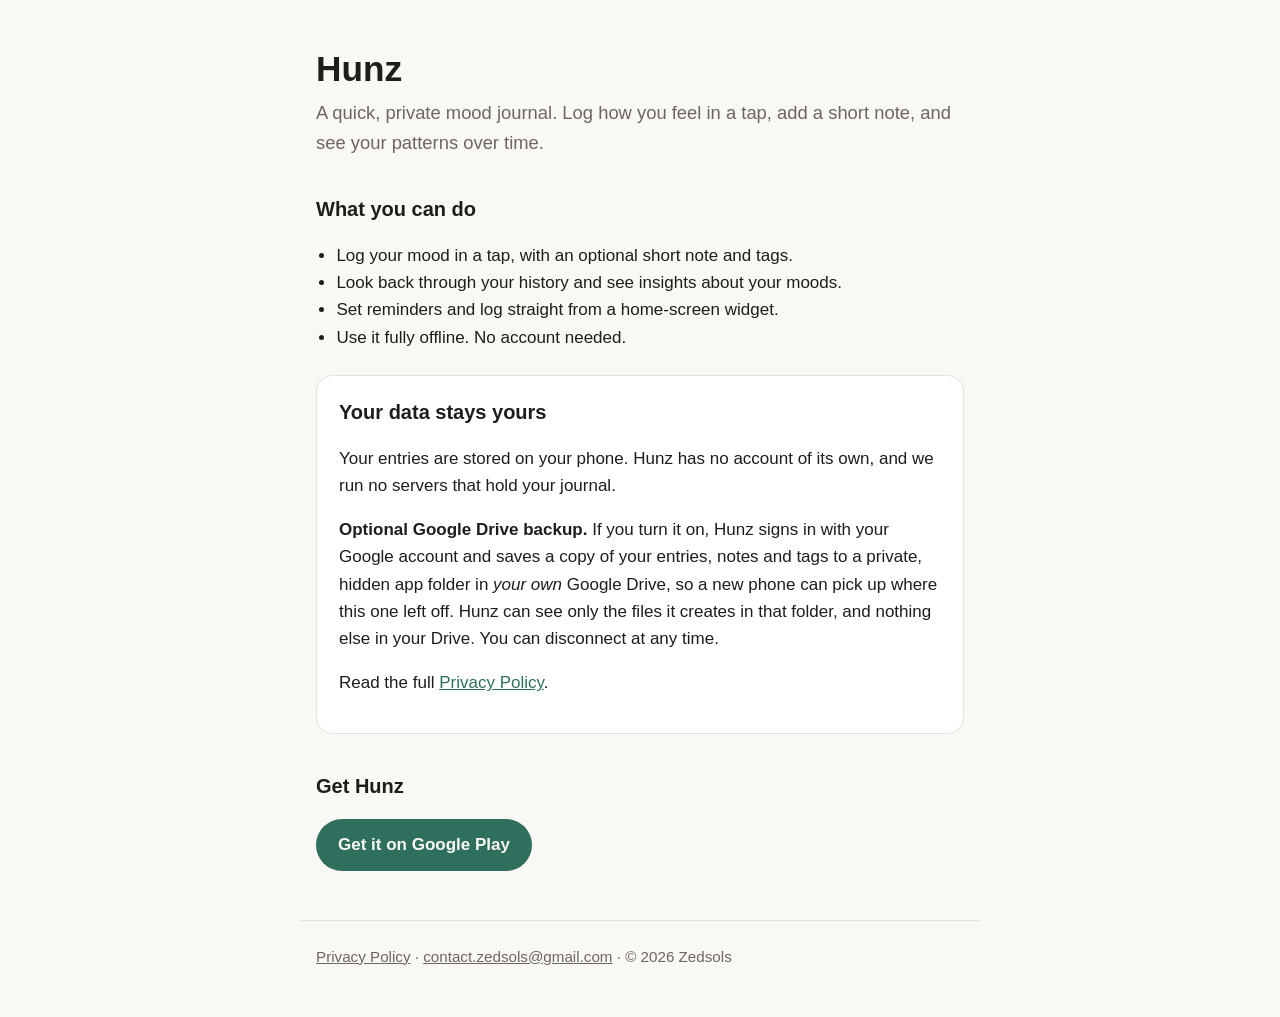
<file: index.html>
<!doctype html>
<html lang="en">
<head>
  <meta charset="utf-8">
  <meta name="viewport" content="width=device-width, initial-scale=1">
  <title>Hunz — a quick, private mood journal</title>
  <meta name="description" content="Hunz is a quick, private mood journal. Log how you feel in a tap, add a short note, and see your patterns over time.">
  <link rel="stylesheet" href="style.css">
</head>
<body>
  <main>
    <h1>Hunz</h1>
    <p class="lead">A quick, private mood journal. Log how you feel in a tap, add a short note, and see your patterns over time.</p>

    <h2>What you can do</h2>
    <ul>
      <li>Log your mood in a tap, with an optional short note and tags.</li>
      <li>Look back through your history and see insights about your moods.</li>
      <li>Set reminders and log straight from a home-screen widget.</li>
      <li>Use it fully offline. No account needed.</li>
    </ul>

    <div class="card">
      <h2>Your data stays yours</h2>
      <p>Your entries are stored on your phone. Hunz has no account of its own, and we run no servers that hold your journal.</p>
      <p><strong>Optional Google Drive backup.</strong> If you turn it on, Hunz signs in with your Google account and saves a copy of your entries, notes and tags to a private, hidden app folder in <em>your own</em> Google Drive, so a new phone can pick up where this one left off. Hunz can see only the files it creates in that folder, and nothing else in your Drive. You can disconnect at any time.</p>
      <p>Read the full <a href="privacy.html">Privacy Policy</a>.</p>
    </div>

    <h2>Get Hunz</h2>
    <p><a class="button" href="https://play.google.com/store/apps/details?id=com.zedsols.moodjournal">Get it on Google Play</a></p>
  </main>
  <footer>
    <a href="privacy.html">Privacy Policy</a> · <a href="mailto:contact.zedsols@gmail.com">contact.zedsols@gmail.com</a> · © 2026 Zedsols
  </footer>
</body>
</html>
</file>
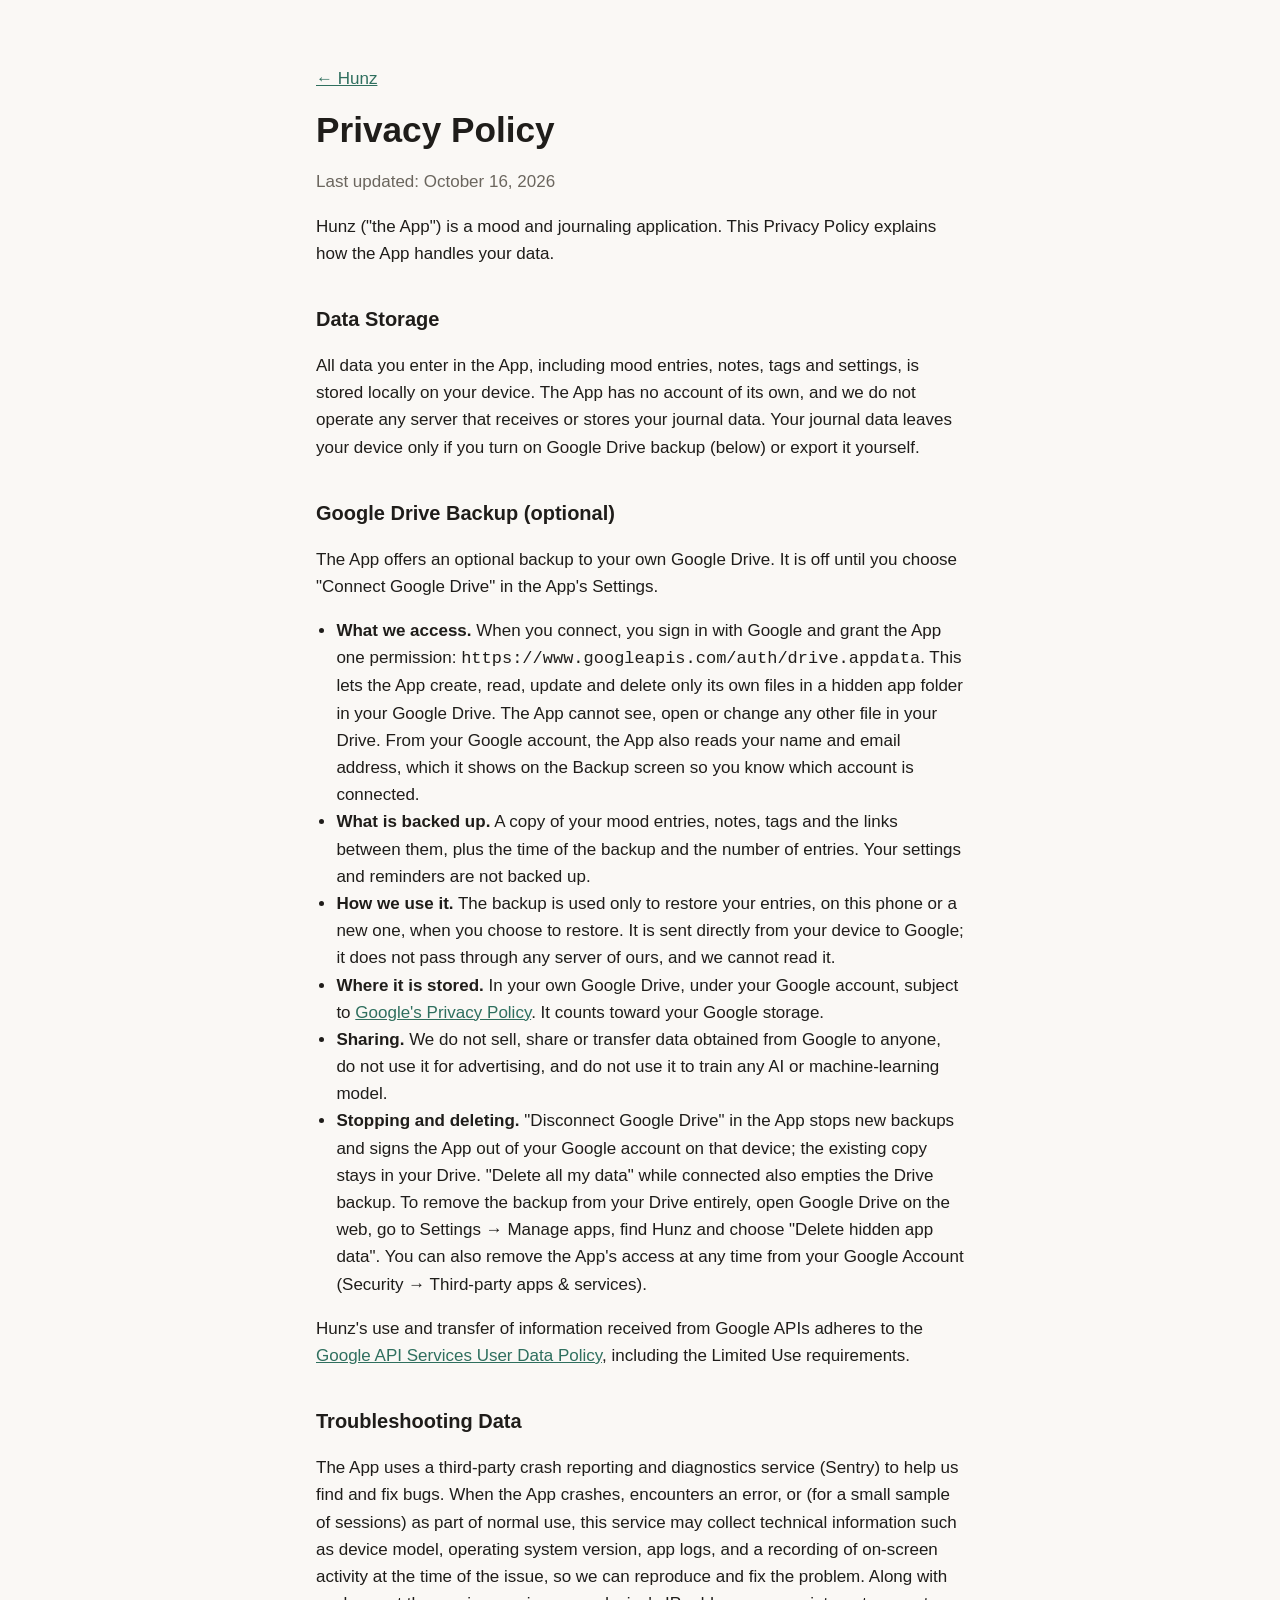
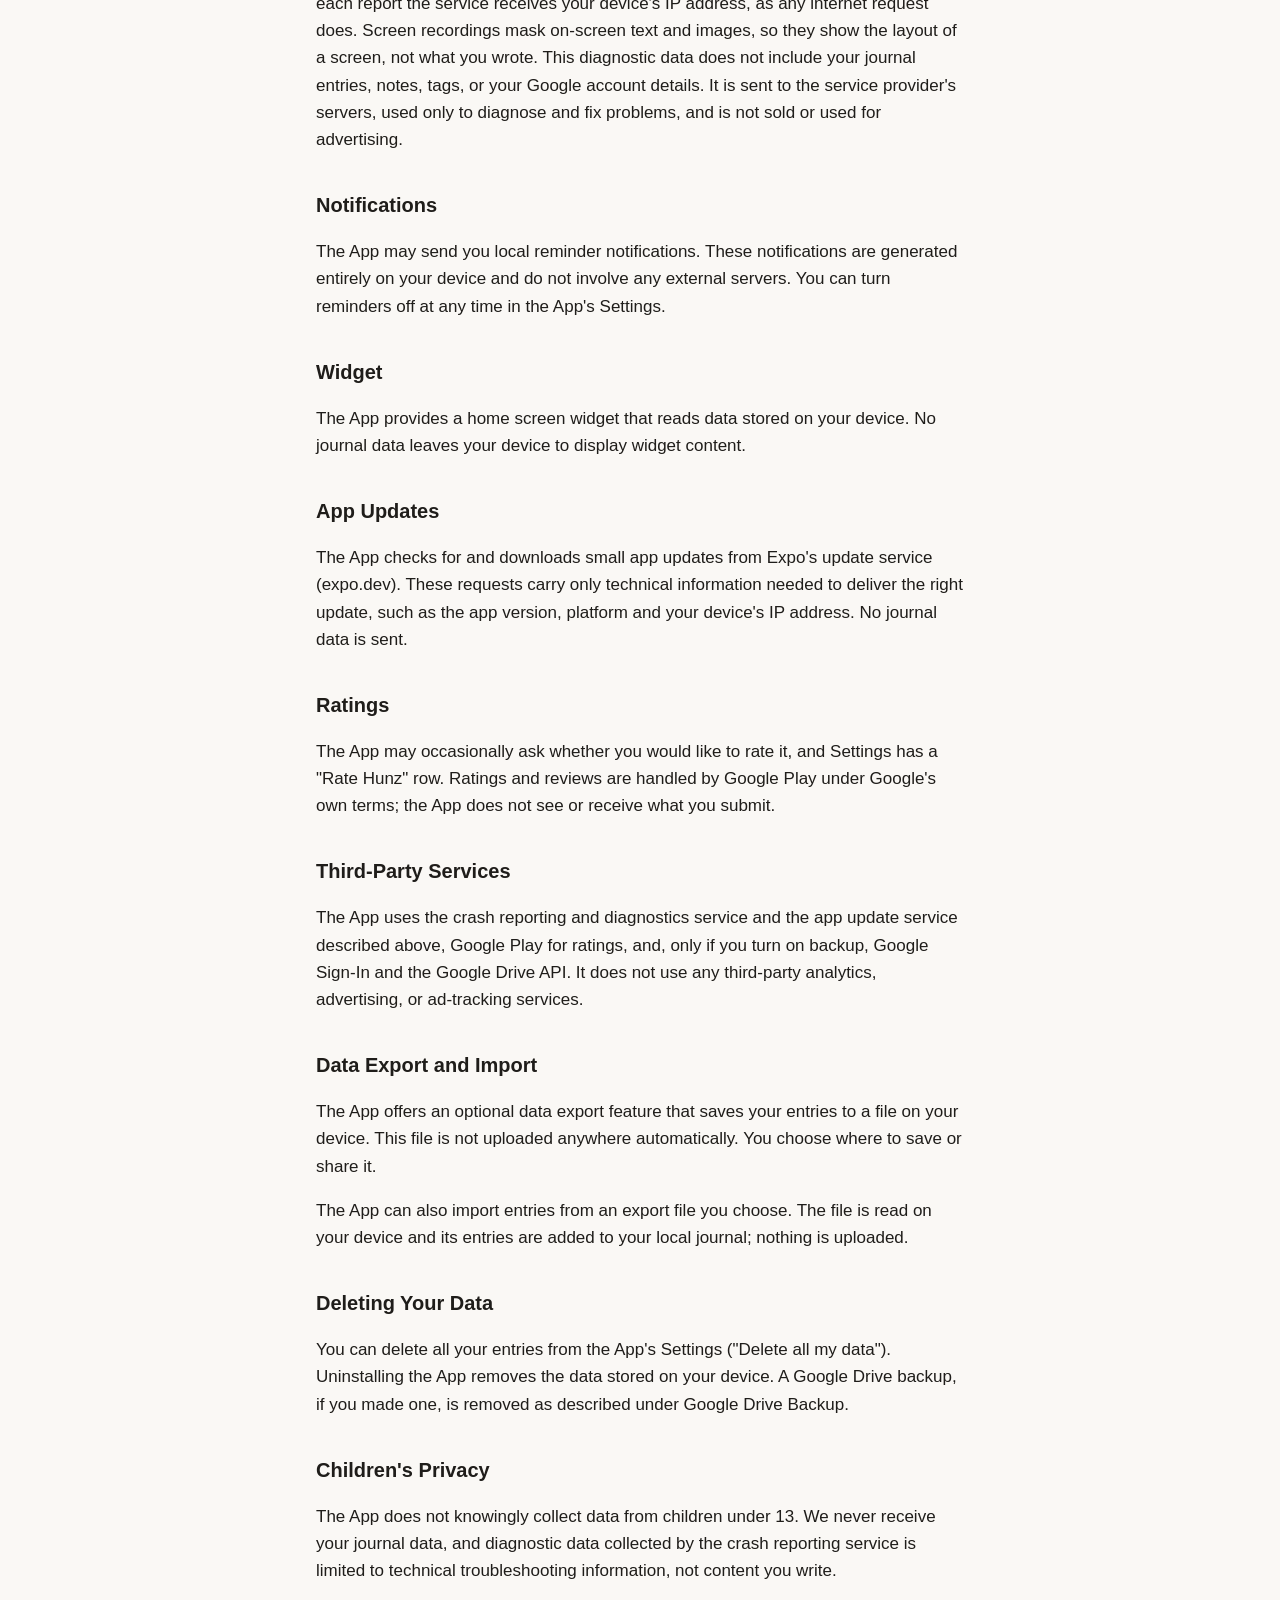
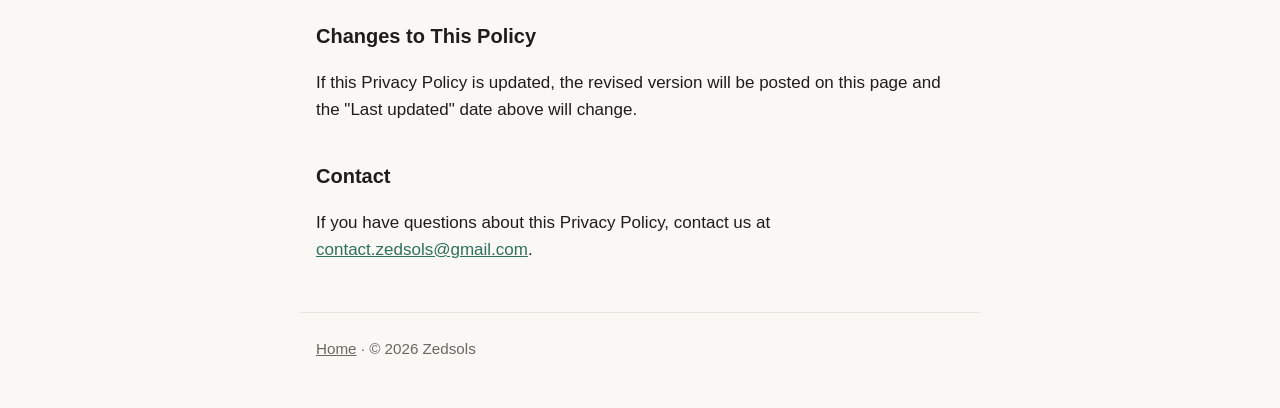
<file: privacy.html>
<!doctype html>
<html lang="en">
<head>
  <meta charset="utf-8">
  <meta name="viewport" content="width=device-width, initial-scale=1">
  <title>Hunz — Privacy Policy</title>
  <link rel="stylesheet" href="style.css">
</head>
<body>
  <main>
    <p><a href="./">← Hunz</a></p>
    <h1>Privacy Policy</h1>
    <p class="muted">Last updated: October 16, 2026</p>

    <p>Hunz ("the App") is a mood and journaling application. This Privacy Policy explains how the App handles your data.</p>

    <h2>Data Storage</h2>
    <p>All data you enter in the App, including mood entries, notes, tags and settings, is stored locally on your device. The App has no account of its own, and we do not operate any server that receives or stores your journal data. Your journal data leaves your device only if you turn on Google Drive backup (below) or export it yourself.</p>

    <h2>Google Drive Backup (optional)</h2>
    <p>The App offers an optional backup to your own Google Drive. It is off until you choose "Connect Google Drive" in the App's Settings.</p>
    <ul>
      <li><strong>What we access.</strong> When you connect, you sign in with Google and grant the App one permission: <code>https://www.googleapis.com/auth/drive.appdata</code>. This lets the App create, read, update and delete only its own files in a hidden app folder in your Google Drive. The App cannot see, open or change any other file in your Drive. From your Google account, the App also reads your name and email address, which it shows on the Backup screen so you know which account is connected.</li>
      <li><strong>What is backed up.</strong> A copy of your mood entries, notes, tags and the links between them, plus the time of the backup and the number of entries. Your settings and reminders are not backed up.</li>
      <li><strong>How we use it.</strong> The backup is used only to restore your entries, on this phone or a new one, when you choose to restore. It is sent directly from your device to Google; it does not pass through any server of ours, and we cannot read it.</li>
      <li><strong>Where it is stored.</strong> In your own Google Drive, under your Google account, subject to <a href="https://policies.google.com/privacy">Google's Privacy Policy</a>. It counts toward your Google storage.</li>
      <li><strong>Sharing.</strong> We do not sell, share or transfer data obtained from Google to anyone, do not use it for advertising, and do not use it to train any AI or machine-learning model.</li>
      <li><strong>Stopping and deleting.</strong> "Disconnect Google Drive" in the App stops new backups and signs the App out of your Google account on that device; the existing copy stays in your Drive. "Delete all my data" while connected also empties the Drive backup. To remove the backup from your Drive entirely, open Google Drive on the web, go to Settings → Manage apps, find Hunz and choose "Delete hidden app data". You can also remove the App's access at any time from your Google Account (Security → Third-party apps &amp; services).</li>
    </ul>
    <p>Hunz's use and transfer of information received from Google APIs adheres to the <a href="https://developers.google.com/terms/api-services-user-data-policy">Google API Services User Data Policy</a>, including the Limited Use requirements.</p>

    <h2>Troubleshooting Data</h2>
    <p>The App uses a third-party crash reporting and diagnostics service (Sentry) to help us find and fix bugs. When the App crashes, encounters an error, or (for a small sample of sessions) as part of normal use, this service may collect technical information such as device model, operating system version, app logs, and a recording of on-screen activity at the time of the issue, so we can reproduce and fix the problem. Along with each report the service receives your device's IP address, as any internet request does. Screen recordings mask on-screen text and images, so they show the layout of a screen, not what you wrote. This diagnostic data does not include your journal entries, notes, tags, or your Google account details. It is sent to the service provider's servers, used only to diagnose and fix problems, and is not sold or used for advertising.</p>

    <h2>Notifications</h2>
    <p>The App may send you local reminder notifications. These notifications are generated entirely on your device and do not involve any external servers. You can turn reminders off at any time in the App's Settings.</p>

    <h2>Widget</h2>
    <p>The App provides a home screen widget that reads data stored on your device. No journal data leaves your device to display widget content.</p>

    <h2>App Updates</h2>
    <p>The App checks for and downloads small app updates from Expo's update service (expo.dev). These requests carry only technical information needed to deliver the right update, such as the app version, platform and your device's IP address. No journal data is sent.</p>

    <h2>Ratings</h2>
    <p>The App may occasionally ask whether you would like to rate it, and Settings has a "Rate Hunz" row. Ratings and reviews are handled by Google Play under Google's own terms; the App does not see or receive what you submit.</p>

    <h2>Third-Party Services</h2>
    <p>The App uses the crash reporting and diagnostics service and the app update service described above, Google Play for ratings, and, only if you turn on backup, Google Sign-In and the Google Drive API. It does not use any third-party analytics, advertising, or ad-tracking services.</p>

    <h2>Data Export and Import</h2>
    <p>The App offers an optional data export feature that saves your entries to a file on your device. This file is not uploaded anywhere automatically. You choose where to save or share it.</p>
    <p>The App can also import entries from an export file you choose. The file is read on your device and its entries are added to your local journal; nothing is uploaded.</p>

    <h2>Deleting Your Data</h2>
    <p>You can delete all your entries from the App's Settings ("Delete all my data"). Uninstalling the App removes the data stored on your device. A Google Drive backup, if you made one, is removed as described under Google Drive Backup.</p>

    <h2>Children's Privacy</h2>
    <p>The App does not knowingly collect data from children under 13. We never receive your journal data, and diagnostic data collected by the crash reporting service is limited to technical troubleshooting information, not content you write.</p>

    <h2>Changes to This Policy</h2>
    <p>If this Privacy Policy is updated, the revised version will be posted on this page and the "Last updated" date above will change.</p>

    <h2>Contact</h2>
    <p>If you have questions about this Privacy Policy, contact us at <a href="mailto:contact.zedsols@gmail.com">contact.zedsols@gmail.com</a>.</p>
  </main>
  <footer>
    <a href="./">Home</a> · © 2026 Zedsols
  </footer>
</body>
</html>
</file>
<file: style.css>
:root {
  --bg: #faf8f5;
  --text: #1f1d1a;
  --muted: #6b665e;
  --card: #ffffff;
  --border: #e7e2da;
  --accent: #2f6f5e;
}
@media (prefers-color-scheme: dark) {
  :root {
    --bg: #161514;
    --text: #f1eee9;
    --muted: #a7a196;
    --card: #1f1e1c;
    --border: #2e2c29;
    --accent: #7cc4ad;
  }
}
* { box-sizing: border-box; }
body {
  margin: 0;
  background: var(--bg);
  color: var(--text);
  font: 17px/1.6 -apple-system, BlinkMacSystemFont, "Segoe UI", Roboto, Helvetica, Arial, sans-serif;
}
main { max-width: 680px; margin: 0 auto; padding: 48px 16px 32px; }
h1 { font-size: 2.2rem; line-height: 1.2; margin: 0 0 8px; }
h2 { font-size: 1.25rem; margin: 36px 0 8px; }
p, li { color: var(--text); }
.lead { font-size: 1.15rem; color: var(--muted); margin: 0 0 24px; }
.muted { color: var(--muted); }
a { color: var(--accent); }
ul { padding-left: 1.2em; }
.card {
  background: var(--card);
  border: 1px solid var(--border);
  border-radius: 16px;
  padding: 20px 22px;
  margin: 24px 0;
}
.card h2 { margin-top: 0; }
.button {
  display: inline-block;
  background: var(--accent);
  color: var(--bg);
  text-decoration: none;
  font-weight: 600;
  padding: 12px 22px;
  border-radius: 999px;
}
footer {
  max-width: 680px;
  margin: 0 auto;
  padding: 24px 16px 48px;
  border-top: 1px solid var(--border);
  color: var(--muted);
  font-size: 0.95rem;
}
footer a { color: var(--muted); }
</file>
